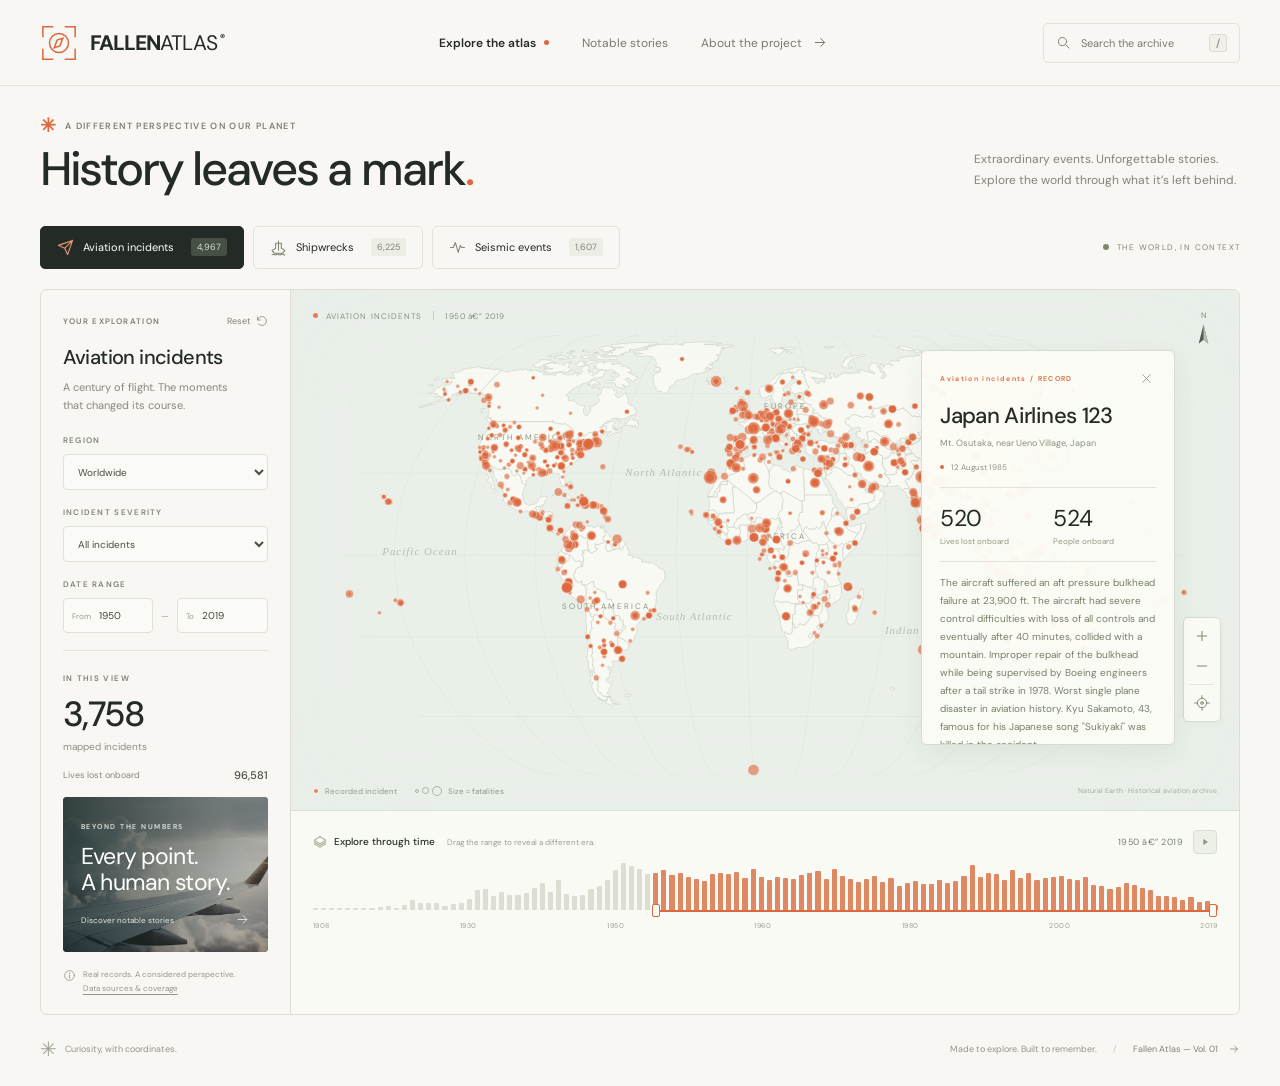
<file: index.html>
<!DOCTYPE html>
<html lang="en">
<head>
<meta charset="UTF-8"><meta name="viewport" content="width=device-width,initial-scale=1">
<meta name="theme-color" content="#f5f4ef"><meta name="description" content="Explore the marks history leaves behind. An interactive atlas of aviation incidents, shipwrecks, and the world's strongest earthquakes.">
<title>Fallen Atlas — History leaves a mark.</title>
<link rel="icon" type="image/svg+xml" href="assets/favicon.svg">
<link rel="stylesheet" href="styles.css">
</head>
<body>
<svg class="icon-library" xmlns="http://www.w3.org/2000/svg"><defs>
<symbol id="i-plane" viewBox="0 0 24 24"><path d="m22 2-7 20-4-9-9-4L22 2ZM11 13l11-11"/></symbol>
<symbol id="i-ship" viewBox="0 0 24 24"><path d="M12 3v13M8 6h8v7l5 3-3 4H6l-3-4 5-3V6ZM3 22c2-2 4 2 6 0s4 2 6 0 4 2 6 0"/></symbol>
<symbol id="i-quake" viewBox="0 0 24 24"><path d="M2 12h4l3-7 4 14 3-10 2 3h4"/></symbol>
<symbol id="i-arrow" viewBox="0 0 24 24"><path d="M5 12h14m-6-6 6 6-6 6"/></symbol>
<symbol id="i-search" viewBox="0 0 24 24"><circle cx="10.5" cy="10.5" r="6.5"/><path d="m16 16 5 5"/></symbol>
<symbol id="i-globe" viewBox="0 0 24 24"><circle cx="12" cy="12" r="9"/><ellipse cx="12" cy="12" rx="4" ry="9"/><path d="M3 12h18"/></symbol>
<symbol id="i-info" viewBox="0 0 24 24"><circle cx="12" cy="12" r="9"/><path d="M12 11v6m0-10v1"/></symbol>
<symbol id="i-reset" viewBox="0 0 24 24"><path d="M3 10a9 9 0 1 1 2 8M3 4v6h6"/></symbol>
<symbol id="i-plus" viewBox="0 0 24 24"><path d="M12 5v14M5 12h14"/></symbol>
<symbol id="i-minus" viewBox="0 0 24 24"><path d="M5 12h14"/></symbol>
<symbol id="i-close" viewBox="0 0 24 24"><path d="m6 6 12 12M18 6 6 18"/></symbol>
<symbol id="i-layers" viewBox="0 0 24 24"><path d="m12 3 10 6-10 6L2 9l10-6Zm-10 12 10 6 10-6M2 12l10 6 10-6"/></symbol>
<symbol id="i-target" viewBox="0 0 24 24"><circle cx="12" cy="12" r="7"/><circle cx="12" cy="12" r="2"/><path d="M12 1v4m0 14v4M1 12h4m14 0h4"/></symbol>
</defs></svg>
<header class="site-header">
<a class="brand" href="./" aria-label="Fallen Atlas home"><span class="brand-mark"><svg viewBox="0 0 40 40"><path d="M14 3H3v11M26 3h11v11M3 26v11h11M37 26v11H26"/><circle cx="20" cy="20" r="10"/><path d="m24 15-3 8-6 2 3-8Z"/></svg></span><span>FALLEN<span class="brand-light">ATLAS</span><span class="brand-dot">®</span></span></a>
<nav class="header-nav" aria-label="Main navigation"><a class="active" href="#explore">Explore the atlas <span></span></a><button id="stories-button">Notable stories</button><button id="about-button">About the project <svg class="icon"><use href="#i-arrow"/></svg></button></nav>
<button class="header-search" id="search-button" aria-label="Search the archive"><svg class="icon"><use href="#i-search"/></svg><span>Search the archive</span><kbd>/</kbd></button>
</header>
<main id="explore">
<section class="intro"><div><div class="eyebrow"><span class="small-cross">✳</span> A DIFFERENT PERSPECTIVE ON OUR PLANET</div><h1>History leaves a mark<span>.</span></h1></div><p>Extraordinary events. Unforgettable stories.<br>Explore the world through what it’s left behind.</p></section>
<div class="atlas-top"><div class="map-tabs" role="tablist" aria-label="Atlas layers"><button class="map-tab active" role="tab" aria-selected="true" data-mode="aviation"><svg class="icon"><use href="#i-plane"/></svg>Aviation incidents<span class="tab-count" id="air-count">—</span></button><button class="map-tab" role="tab" aria-selected="false" data-mode="wrecks"><svg class="icon"><use href="#i-ship"/></svg>Shipwrecks<span class="tab-count" id="wreck-count">—</span></button><button class="map-tab" role="tab" aria-selected="false" data-mode="earthquakes"><svg class="icon"><use href="#i-quake"/></svg>Seismic events<span class="tab-count" id="quake-count">—</span></button></div><span class="atlas-index"><span class="live-dot"></span> THE WORLD, IN CONTEXT</span></div>
<section class="workspace" aria-label="Interactive atlas">
<aside class="sidebar">
<div class="sidebar-heading"><span class="eyebrow">YOUR EXPLORATION</span><button id="reset-filters" class="text-button">Reset <svg class="icon"><use href="#i-reset"/></svg></button></div>
<h2 id="layer-title">Aviation incidents</h2><p class="layer-description" id="layer-description">A century of flight. The moments that changed its course.</p>
<div class="filter-field"><label for="region">REGION</label><select id="region"><option value="world">Worldwide</option><option value="northAmerica">North America</option><option value="southAmerica">South America</option><option value="europe">Europe</option><option value="africa">Africa</option><option value="asia">Asia</option><option value="oceania">Oceania</option></select></div>
<div class="filter-field"><label id="severity-label" for="severity">INCIDENT SEVERITY</label><select id="severity"><option value="all">All incidents</option><option value="fatal">Fatal incidents</option><option value="100">100+ fatalities</option><option value="300">300+ fatalities</option><option value="nonfatal">No fatalities reported</option></select></div>
<div class="filter-field date-filter"><label>DATE RANGE</label><div class="date-inputs"><div><span>From</span><input id="year-start" type="number" value="1950" min="1908" max="2019" aria-label="Start year"></div><span class="date-divider">—</span><div><span>To</span><input id="year-end" type="number" value="2019" min="1908" max="2019" aria-label="End year"></div></div><label class="checkbox-label" id="unknown-label" hidden><input type="checkbox" id="include-unknown" checked> Include undated wrecks</label></div>
<div class="overview"><span class="eyebrow">IN THIS VIEW</span><div class="stat-main"><strong id="visible-count">—</strong><span id="stat-main-label">mapped incidents</span></div><div class="stat-bottom"><span id="secondary-label">Lives lost onboard</span><strong id="secondary-value">—</strong></div></div>
<button class="story-promo" id="story-promo"><img src="assets/flight.jpg" alt="An aircraft wing above a sea of clouds"><span class="promo-shade"></span><span class="promo-content"><span class="eyebrow">BEYOND THE NUMBERS</span><strong>Every point.<br>A human story.</strong><span class="promo-link">Discover notable stories <svg class="icon"><use href="#i-arrow"/></svg></span></span></button>
<button class="source-note" id="sources-button"><svg class="icon"><use href="#i-info"/></svg><span>Real records. A considered perspective.<br><u>Data sources & coverage</u></span></button>
</aside>
<div class="map-column">
<div class="map-stage" id="map-stage">
<svg id="world-map" aria-label="Interactive world map. Drag to pan, scroll to zoom, and select a dot to explore a record." role="img" tabindex="0"><defs><pattern id="ocean-pattern" width="8" height="8" patternUnits="userSpaceOnUse"><circle cx="2" cy="2" r=".45" fill="#c9cfca" opacity=".4"/></pattern></defs><rect width="100%" height="100%" fill="url(#ocean-pattern)"/><g id="map-transform"><g id="graticule"></g><g id="countries"></g><g id="map-labels"></g><g id="markers"></g><g id="selected-marker"></g></g></svg>
<div class="map-title"><span class="live-dot"></span><span id="map-caption">AVIATION INCIDENTS</span><span class="map-title-divider"></span><span id="map-date">1950 — 2019</span></div>
<div class="map-tools"><button id="zoom-in" aria-label="Zoom in"><svg class="icon"><use href="#i-plus"/></svg></button><button id="zoom-out" aria-label="Zoom out"><svg class="icon"><use href="#i-minus"/></svg></button><span></span><button id="reset-view" aria-label="Reset world view"><svg class="icon"><use href="#i-target"/></svg></button></div>
<div class="compass" aria-hidden="true"><span>N</span><svg viewBox="0 0 36 36"><path d="m18 3 6 24-6-5-6 5Z" fill="#3d463e"/><path d="m18 3 6 24-6-5Z" fill="#aeb6ac"/></svg></div>
<div class="map-hint" id="map-hint"><svg class="icon"><use href="#i-target"/></svg> A point on the map. A story to uncover.</div>
<div class="map-tooltip" id="map-tooltip" role="status" hidden></div>
<div class="map-empty" id="map-empty" hidden><svg class="icon"><use href="#i-search"/></svg><strong>No records in this view</strong><p>Try a wider date range or another filter.</p><button id="empty-reset">Reset filters</button></div>
<article class="record-card" id="record-card" aria-label="Selected incident details" hidden></article>
<div class="map-bottom"><div class="map-legend"><span class="legend-dot"></span><span id="legend-title">Recorded incident</span><span class="legend-circles"><i></i><i></i><i></i></span><span id="legend-scale">Size = fatalities</span></div><div class="map-attribution">Natural Earth · <span id="map-source">Historical aviation archive</span></div></div>
</div>
<div class="timeline"><div class="timeline-heading"><div><svg class="icon"><use href="#i-layers"/></svg><strong>Explore through time</strong><span>Drag the range to reveal a different era.</span></div><div class="timeline-actions"><span id="timeline-range">1950 — 2019</span><button id="play-timeline" aria-label="Play timeline"><svg class="icon" viewBox="0 0 24 24"><path d="m8 5 11 7-11 7Z"/></svg></button></div></div><div class="histogram" id="histogram" aria-hidden="true"></div><div class="range-controls"><input type="range" id="range-start" min="1908" max="2019" value="1950" aria-label="Timeline start year"><input type="range" id="range-end" min="1908" max="2019" value="2019" aria-label="Timeline end year"></div><div class="timeline-ticks" id="timeline-ticks"></div></div>
</div>
</section>
<footer class="page-footer"><span><span class="footer-cross">✳</span> Curiosity, with coordinates.</span><span>Made to explore. Built to remember.<span class="footer-separator">/</span><button id="footer-about">Fallen Atlas — Vol. 01 <svg class="icon"><use href="#i-arrow"/></svg></button></span></footer>
</main>
<dialog id="search-dialog" class="search-dialog"><div class="dialog-top"><span class="eyebrow">SEARCH THE ARCHIVE</span><button class="close-dialog icon-button" aria-label="Close search"><svg class="icon"><use href="#i-close"/></svg></button></div><div class="search-field"><svg class="icon"><use href="#i-search"/></svg><input id="archive-search" type="search" placeholder="A place, a flight, a ship, a story…" autocomplete="off" aria-label="Search all records"></div><div class="search-meta" id="search-meta">Search across all three collections.</div><div id="search-results" class="search-results"></div></dialog>
<dialog id="info-dialog" class="info-dialog"><div class="dialog-top"><span class="eyebrow">THE WORLD, IN CONTEXT</span><button class="close-dialog icon-button" aria-label="Close information"><svg class="icon"><use href="#i-close"/></svg></button></div><div id="info-content"></div></dialog>
<div class="toast" id="toast" role="status" hidden></div>
<script src="assets/d3.min.js"></script><script src="data/world.js"></script><script src="data/aviation.js"></script><script src="data/wrecks.js"></script><script src="data/earthquakes.js"></script><script src="app.js"></script>
</body></html>
</file>
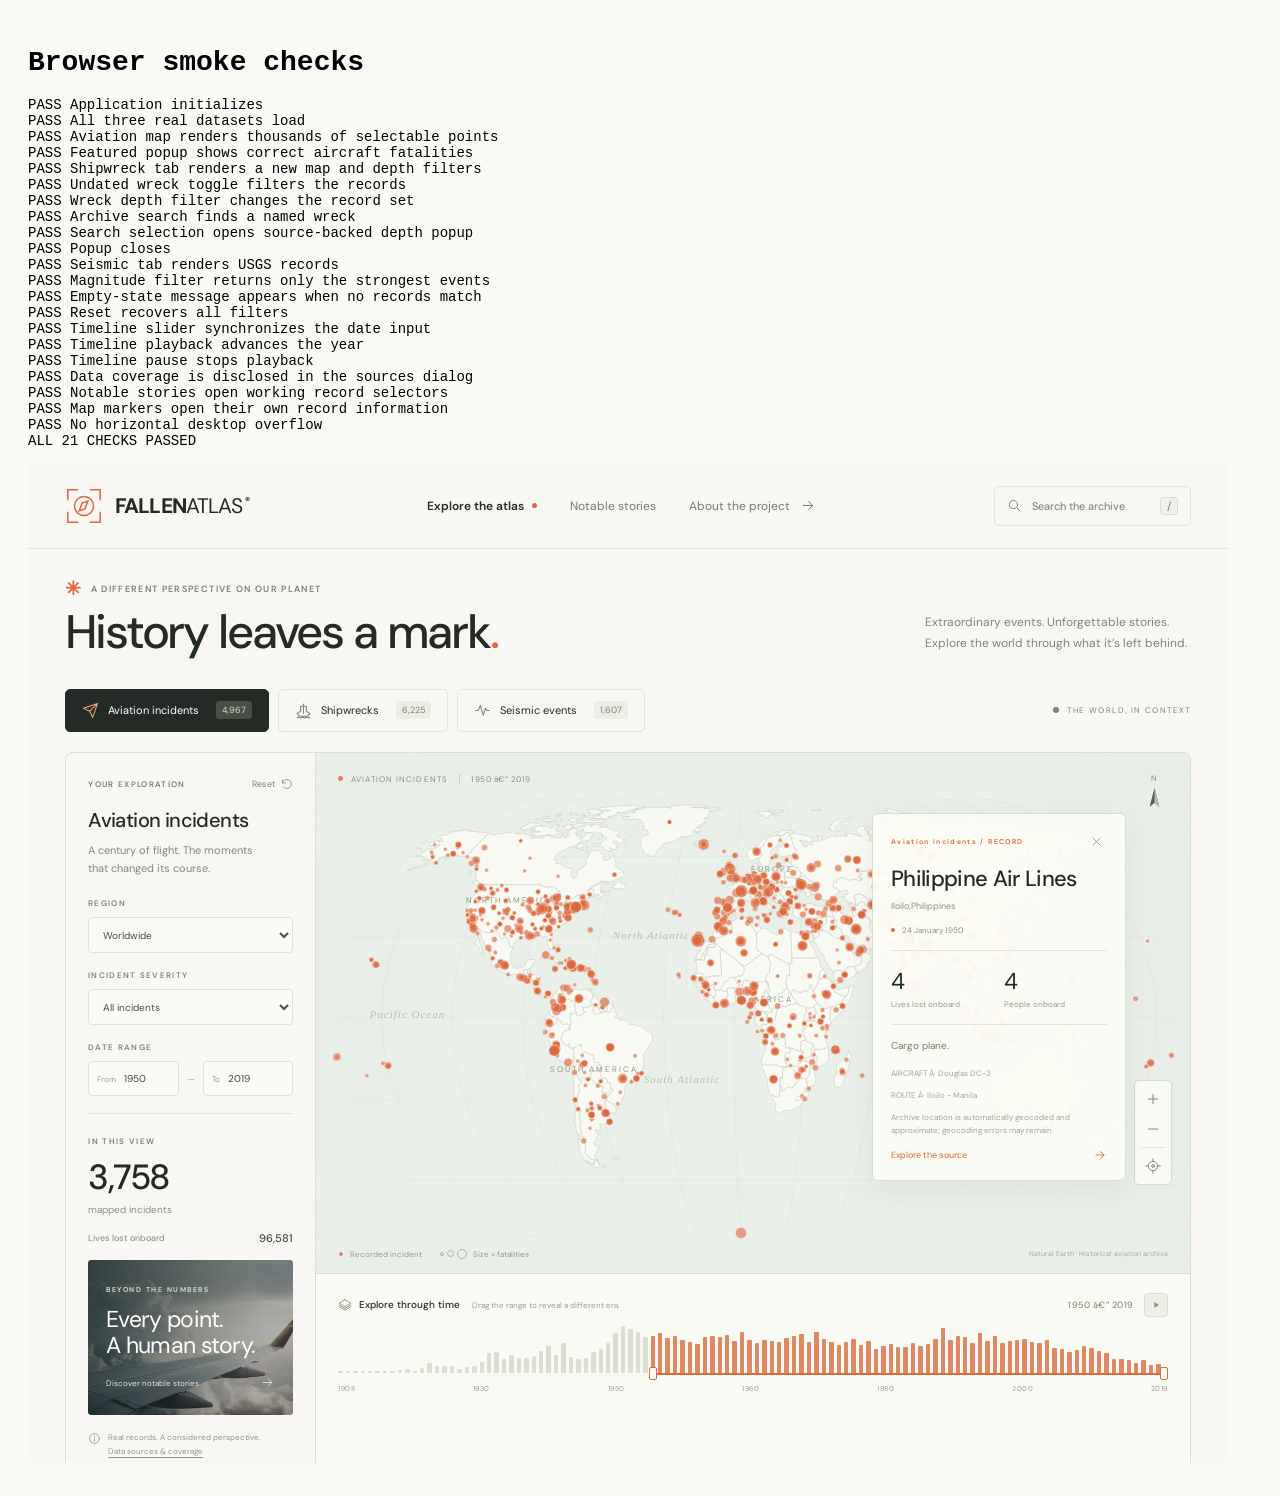
<file: tests/browser-results.html>
﻿<!DOCTYPE html>
<html lang="en"><head><meta charset="utf-8"><title>Fallen Atlas browser checks</title><style>body{font:14px monospace;padding:20px;background:#fafaf4}iframe{width:1200px;height:1000px;border:0}#report{white-space:pre-wrap}</style></head><body data-result="passed"><h1>Browser smoke checks</h1><pre id="report">PASS Application initializes
PASS All three real datasets load
PASS Aviation map renders thousands of selectable points
PASS Featured popup shows correct aircraft fatalities
PASS Shipwreck tab renders a new map and depth filters
PASS Undated wreck toggle filters the records
PASS Wreck depth filter changes the record set
PASS Archive search finds a named wreck
PASS Search selection opens source-backed depth popup
PASS Popup closes
PASS Seismic tab renders USGS records
PASS Magnitude filter returns only the strongest events
PASS Empty-state message appears when no records match
PASS Reset recovers all filters
PASS Timeline slider synchronizes the date input
PASS Timeline playback advances the year
PASS Timeline pause stops playback
PASS Data coverage is disclosed in the sources dialog
PASS Notable stories open working record selectors
PASS Map markers open their own record information
PASS No horizontal desktop overflow
ALL 21 CHECKS PASSED</pre><iframe id="site" src="../index.html"></iframe><script>
const results=[]; const check=(name,condition)=>{results.push((condition?'PASS':'FAIL')+' '+name); if(!condition) throw new Error(name);};const wait=ms=>new Promise(resolve=>setTimeout(resolve,ms));
document.getElementById('site').onload=async()=>{
try{
const w=document.getElementById('site').contentWindow,d=w.document,$=id=>d.getElementById(id),state=()=>w.FallenAtlas.getState();
check('Application initializes',!!w.FallenAtlas);
check('All three real datasets load',Object.values(w.FallenAtlas.getCounts()).every(n=>n>1000));
check('Aviation map renders thousands of selectable points',d.querySelectorAll('.marker').length>3000);
check('Featured popup shows correct aircraft fatalities',$('record-card').textContent.includes('520') && $('record-card').textContent.includes('Japan Airlines 123'));
d.querySelector('[data-mode="wrecks"]').click();
check('Shipwreck tab renders a new map and depth filters',state().mode==='wrecks' && $('severity-label').textContent==='WRECK DEPTH' && !$('unknown-label').hidden);
$('include-unknown').checked=false;$('include-unknown').dispatchEvent(new Event('change'));
check('Undated wreck toggle filters the records',state().filtered>0 && state().filtered<6225);
$('severity').value='deep';$('severity').dispatchEvent(new Event('change'));
check('Wreck depth filter changes the record set',state().filtered>0 && state().filtered<1000);
$('search-button').click();$('archive-search').value='RMS Titanic';$('archive-search').dispatchEvent(new Event('input'));
check('Archive search finds a named wreck',$('search-results').textContent.includes('RMS Titanic'));
$('search-results').querySelector('button').click();
check('Search selection opens source-backed depth popup',$('record-card').textContent.includes('3,800 m') && !$('record-card').hidden && !$('search-dialog').open);
$('close-record').click();check('Popup closes',$('record-card').hidden);
d.querySelector('[data-mode="earthquakes"]').click();
check('Seismic tab renders USGS records',state().mode==='earthquakes' && d.querySelectorAll('.marker').length>500);
$('severity').value='9';$('severity').dispatchEvent(new Event('change'));
check('Magnitude filter returns only the strongest events',state().filtered>0 && state().filtered<20);
$('region').value='africa';$('region').dispatchEvent(new Event('change'));
check('Empty-state message appears when no records match',!$('map-empty').hidden);
$('empty-reset').click();check('Reset recovers all filters',state().region==='world' && state().severity==='all' && $('map-empty').hidden);
$('range-start').value=2000;$('range-start').dispatchEvent(new Event('input'));
check('Timeline slider synchronizes the date input',state().start===2000 && $('year-start').value==='2000');
$('play-timeline').click();const before=state().end;await wait(500);
check('Timeline playback advances the year',state().end>before && state().playing);$('play-timeline').click();check('Timeline pause stops playback',!state().playing);
$('sources-button').click();check('Data coverage is disclosed in the sources dialog',$('info-dialog').open && $('info-content').textContent.includes('clearance') && $('info-content').textContent.includes('1900'));
$('info-dialog').close();$('stories-button').click();check('Notable stories open working record selectors',$('info-dialog').open && $('info-content').querySelectorAll('[data-record]').length>=5);
$('info-dialog').close();d.querySelector('[data-mode="aviation"]').click();
const point=d.querySelector('.marker');point.dispatchEvent(new MouseEvent('click',{bubbles:true}));check('Map markers open their own record information',!$('record-card').hidden);
check('No horizontal desktop overflow',d.documentElement.scrollWidth<=d.documentElement.clientWidth);
results.push('ALL '+results.length+' CHECKS PASSED');document.body.dataset.result='passed';
}catch(e){results.push('ERROR: '+e.message);document.body.dataset.result='failed';}
document.getElementById('report').textContent=results.join('\n');
};
</script></body></html>
</file>
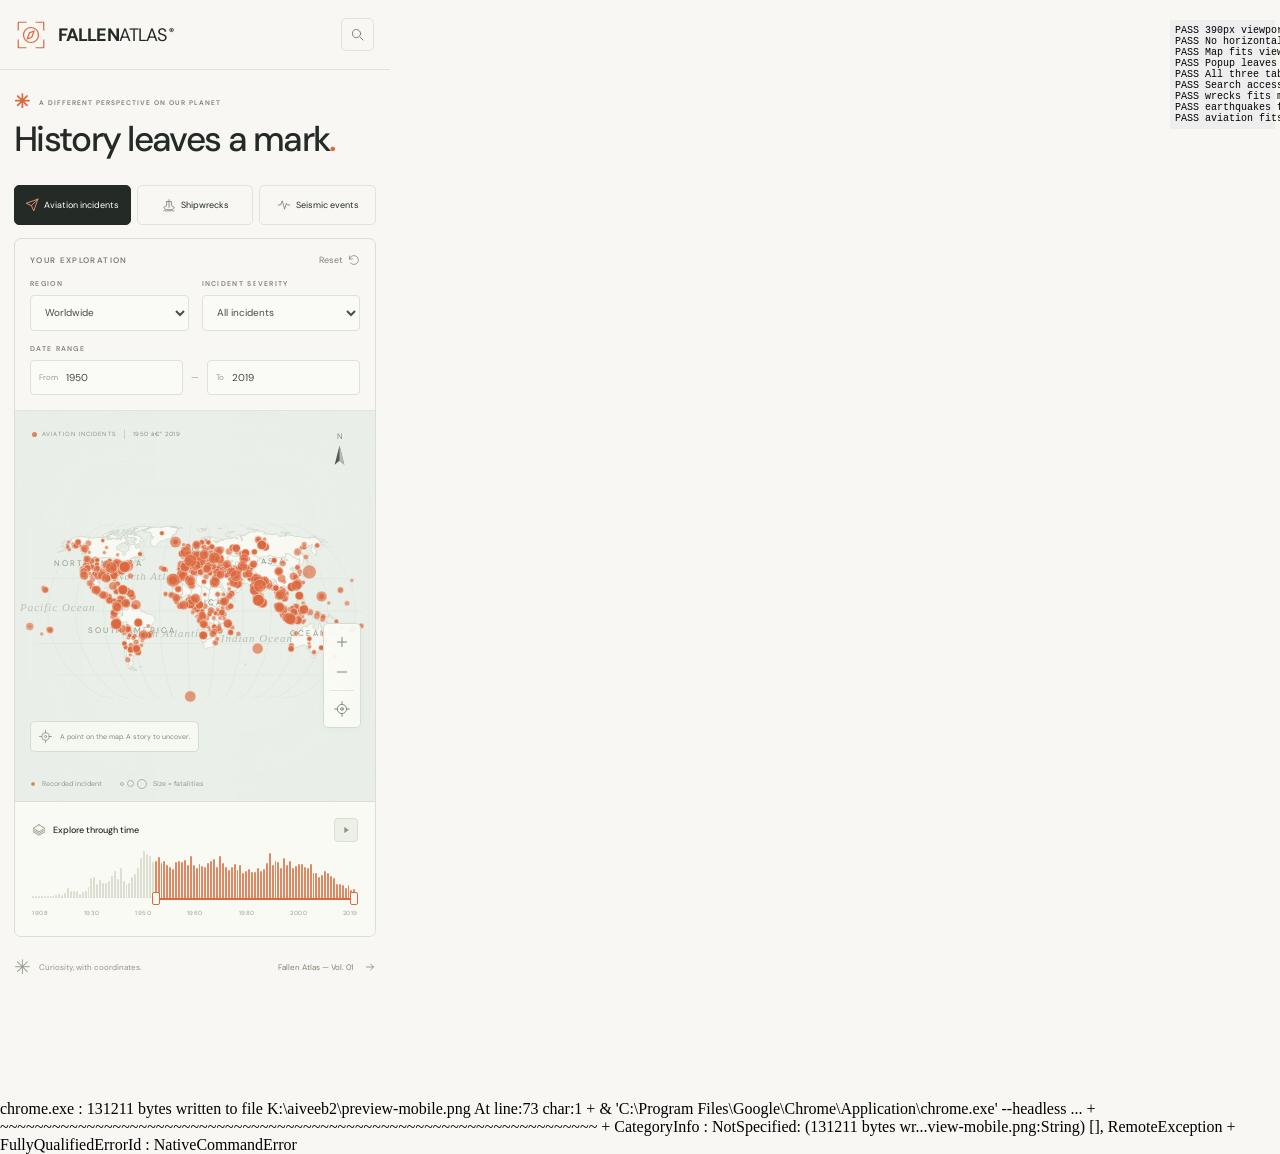
<file: tests/mobile-results.html>
﻿<!DOCTYPE html>
<html lang="en"><head><meta charset="utf-8"><title>Mobile layout check</title><style>body{margin:0;background:#f8f7f3}iframe{width:390px;height:1100px;border:0;display:block}#report{position:fixed;right:5px;top:10px;width:95px;font:10px monospace;background:#eee;padding:5px}</style></head><body data-result="passed"><iframe id="site" src="../index.html"></iframe><pre id="report">PASS 390px viewport
PASS No horizontal overflow
PASS Map fits viewport
PASS Popup leaves room for mobile map
PASS All three tabs visible
PASS Search accessible
PASS wrecks fits mobile
PASS earthquakes fits mobile
PASS aviation fits mobile</pre><script>document.getElementById('site').onload=()=>{const w=document.getElementById('site').contentWindow,d=w.document;const checks=[['390px viewport',w.innerWidth===390],['No horizontal overflow',d.documentElement.scrollWidth<=390],['Map fits viewport',d.getElementById('map-stage').getBoundingClientRect().right<=390],['Popup leaves room for mobile map',d.getElementById('record-card').hidden],['All three tabs visible',[...d.querySelectorAll('.map-tab')].every(x=>x.getBoundingClientRect().right<=390)],['Search accessible',d.getElementById('search-button').getBoundingClientRect().right<=390]];for(const mode of ['wrecks','earthquakes','aviation']){d.querySelector('[data-mode="'+mode+'"]').click();checks.push([mode+' fits mobile',d.documentElement.scrollWidth<=390]);}document.getElementById('report').textContent=checks.map(([n,v])=>(v?'PASS ':'FAIL ')+n).join('\n');document.body.dataset.result=checks.every(x=>x[1])?'passed':'failed';};</script></body></html>
chrome.exe : 131211 bytes written to file K:\aiveeb2\preview-mobile.png
At line:73 char:1
+ & 'C:\Program Files\Google\Chrome\Application\chrome.exe' --headless  ...
+ ~~~~~~~~~~~~~~~~~~~~~~~~~~~~~~~~~~~~~~~~~~~~~~~~~~~~~~~~~~~~~~~~~~~~~
    + CategoryInfo          : NotSpecified: (131211 bytes wr...view-mobile.png:String) [], RemoteException
    + FullyQualifiedErrorId : NativeCommandError
</file>
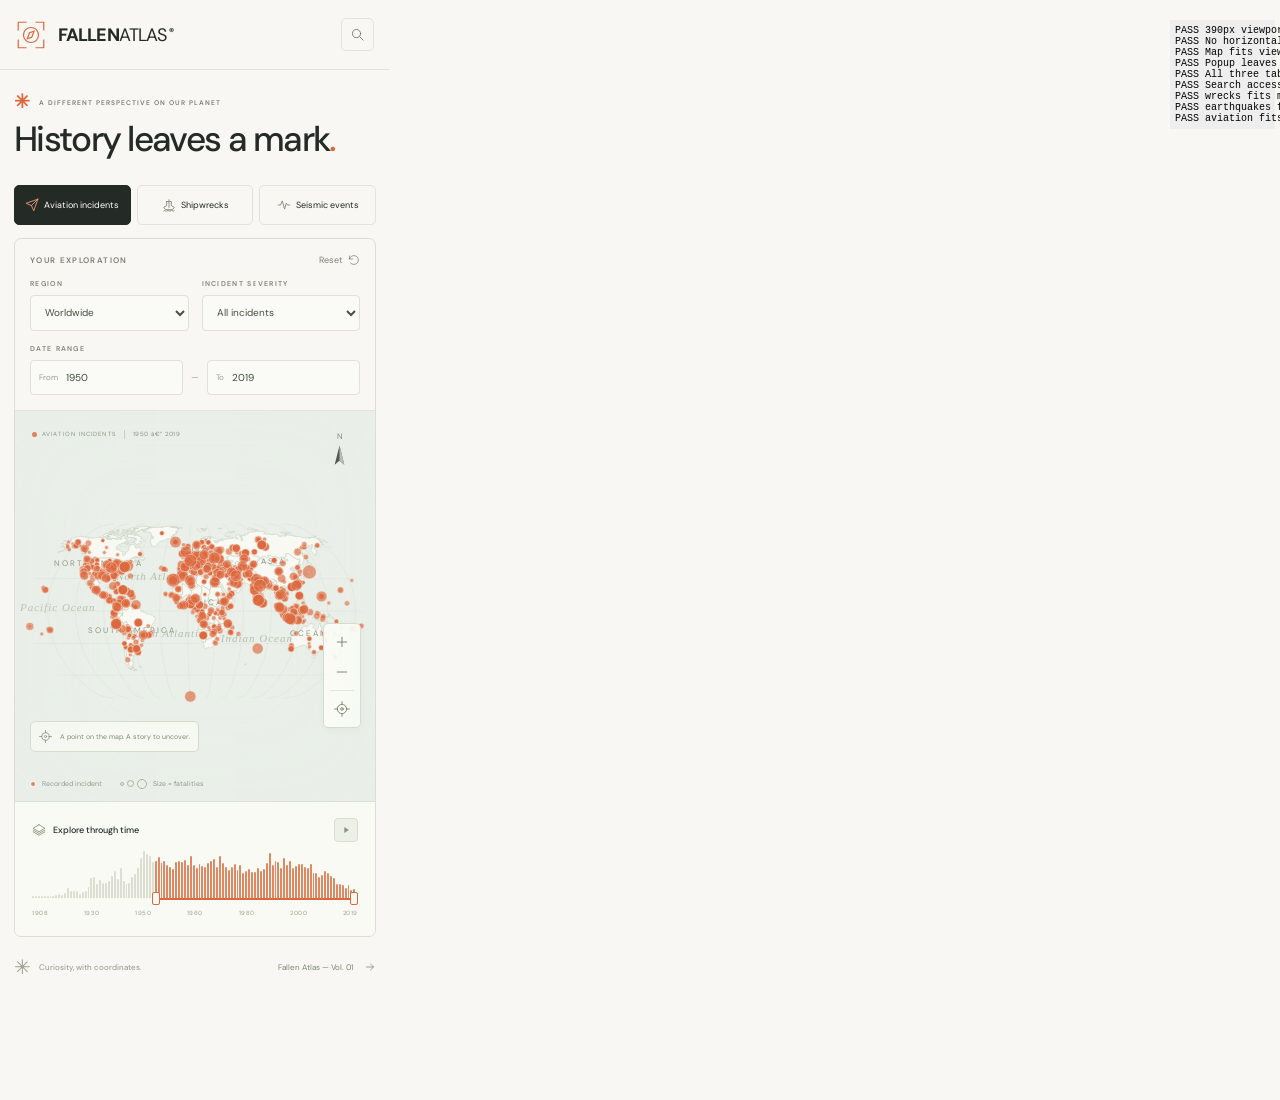
<file: tests/mobile.html>
<!doctype html><html lang="en"><meta charset="utf-8"><title>Mobile layout check</title><style>body{margin:0;background:#f8f7f3}iframe{width:390px;height:1100px;border:0;display:block}#report{position:fixed;right:5px;top:10px;width:95px;font:10px monospace;background:#eee;padding:5px}</style><iframe id="site" src="../index.html"></iframe><pre id="report">RUNNING</pre><script>document.getElementById('site').onload=()=>{const w=document.getElementById('site').contentWindow,d=w.document;const checks=[['390px viewport',w.innerWidth===390],['No horizontal overflow',d.documentElement.scrollWidth<=390],['Map fits viewport',d.getElementById('map-stage').getBoundingClientRect().right<=390],['Popup leaves room for mobile map',d.getElementById('record-card').hidden],['All three tabs visible',[...d.querySelectorAll('.map-tab')].every(x=>x.getBoundingClientRect().right<=390)],['Search accessible',d.getElementById('search-button').getBoundingClientRect().right<=390]];for(const mode of ['wrecks','earthquakes','aviation']){d.querySelector('[data-mode="'+mode+'"]').click();checks.push([mode+' fits mobile',d.documentElement.scrollWidth<=390]);}document.getElementById('report').textContent=checks.map(([n,v])=>(v?'PASS ':'FAIL ')+n).join('\n');document.body.dataset.result=checks.every(x=>x[1])?'passed':'failed';};</script></html>
</file>
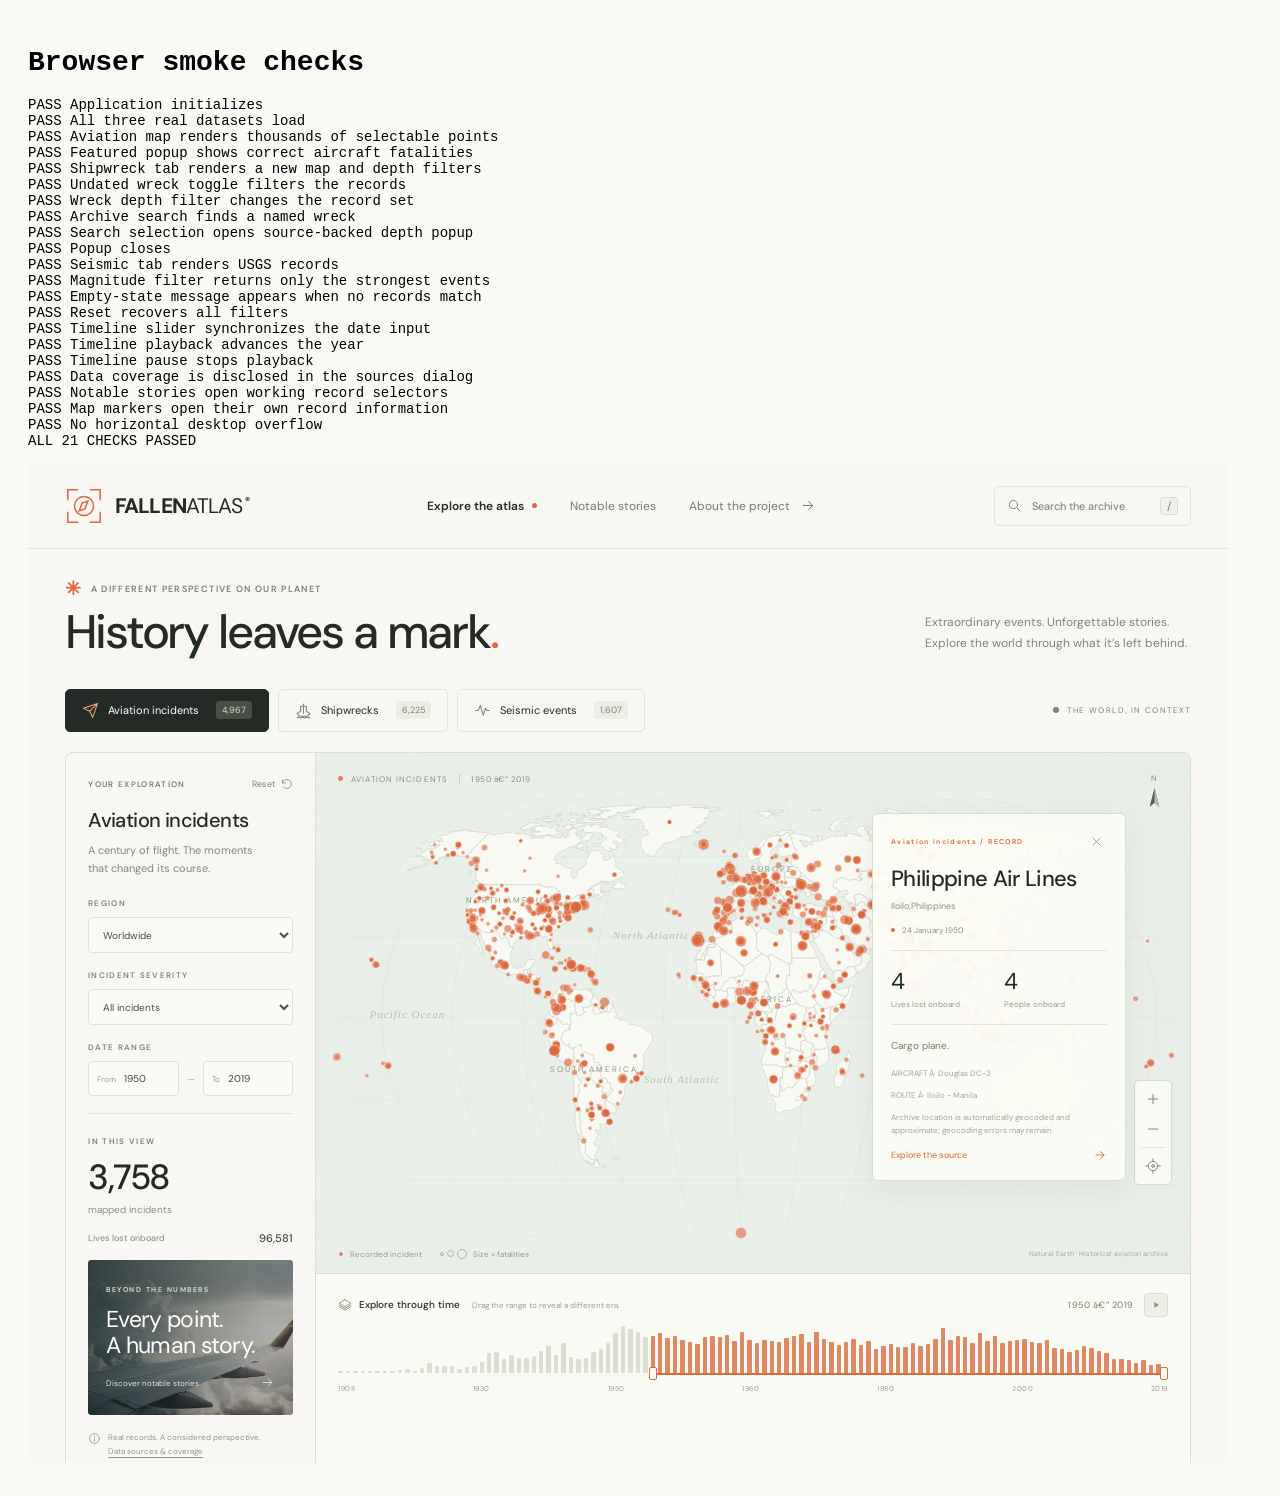
<file: tests/smoke.html>
<!doctype html><html lang="en"><meta charset="utf-8"><title>Fallen Atlas browser checks</title><style>body{font:14px monospace;padding:20px;background:#fafaf4}iframe{width:1200px;height:1000px;border:0}#report{white-space:pre-wrap}</style><h1>Browser smoke checks</h1><pre id="report">RUNNING</pre><iframe id="site" src="../index.html"></iframe><script>
const results=[]; const check=(name,condition)=>{results.push((condition?'PASS':'FAIL')+' '+name); if(!condition) throw new Error(name);};const wait=ms=>new Promise(resolve=>setTimeout(resolve,ms));
document.getElementById('site').onload=async()=>{
try{
const w=document.getElementById('site').contentWindow,d=w.document,$=id=>d.getElementById(id),state=()=>w.FallenAtlas.getState();
check('Application initializes',!!w.FallenAtlas);
check('All three real datasets load',Object.values(w.FallenAtlas.getCounts()).every(n=>n>1000));
check('Aviation map renders thousands of selectable points',d.querySelectorAll('.marker').length>3000);
check('Featured popup shows correct aircraft fatalities',$('record-card').textContent.includes('520') && $('record-card').textContent.includes('Japan Airlines 123'));
d.querySelector('[data-mode="wrecks"]').click();
check('Shipwreck tab renders a new map and depth filters',state().mode==='wrecks' && $('severity-label').textContent==='WRECK DEPTH' && !$('unknown-label').hidden);
$('include-unknown').checked=false;$('include-unknown').dispatchEvent(new Event('change'));
check('Undated wreck toggle filters the records',state().filtered>0 && state().filtered<6225);
$('severity').value='deep';$('severity').dispatchEvent(new Event('change'));
check('Wreck depth filter changes the record set',state().filtered>0 && state().filtered<1000);
$('search-button').click();$('archive-search').value='RMS Titanic';$('archive-search').dispatchEvent(new Event('input'));
check('Archive search finds a named wreck',$('search-results').textContent.includes('RMS Titanic'));
$('search-results').querySelector('button').click();
check('Search selection opens source-backed depth popup',$('record-card').textContent.includes('3,800 m') && !$('record-card').hidden && !$('search-dialog').open);
$('close-record').click();check('Popup closes',$('record-card').hidden);
d.querySelector('[data-mode="earthquakes"]').click();
check('Seismic tab renders USGS records',state().mode==='earthquakes' && d.querySelectorAll('.marker').length>500);
$('severity').value='9';$('severity').dispatchEvent(new Event('change'));
check('Magnitude filter returns only the strongest events',state().filtered>0 && state().filtered<20);
$('region').value='africa';$('region').dispatchEvent(new Event('change'));
check('Empty-state message appears when no records match',!$('map-empty').hidden);
$('empty-reset').click();check('Reset recovers all filters',state().region==='world' && state().severity==='all' && $('map-empty').hidden);
$('range-start').value=2000;$('range-start').dispatchEvent(new Event('input'));
check('Timeline slider synchronizes the date input',state().start===2000 && $('year-start').value==='2000');
$('play-timeline').click();const before=state().end;await wait(500);
check('Timeline playback advances the year',state().end>before && state().playing);$('play-timeline').click();check('Timeline pause stops playback',!state().playing);
$('sources-button').click();check('Data coverage is disclosed in the sources dialog',$('info-dialog').open && $('info-content').textContent.includes('clearance') && $('info-content').textContent.includes('1900'));
$('info-dialog').close();$('stories-button').click();check('Notable stories open working record selectors',$('info-dialog').open && $('info-content').querySelectorAll('[data-record]').length>=5);
$('info-dialog').close();d.querySelector('[data-mode="aviation"]').click();
const point=d.querySelector('.marker');point.dispatchEvent(new MouseEvent('click',{bubbles:true}));check('Map markers open their own record information',!$('record-card').hidden);
check('No horizontal desktop overflow',d.documentElement.scrollWidth<=d.documentElement.clientWidth);
results.push('ALL '+results.length+' CHECKS PASSED');document.body.dataset.result='passed';
}catch(e){results.push('ERROR: '+e.message);document.body.dataset.result='failed';}
document.getElementById('report').textContent=results.join('\n');
};
</script></html>
</file>
<file: styles.css>
@font-face{font-family:DM Sans;src:url(assets/dm-sans.woff2) format("woff2");font-weight:100 900;font-display:swap}
:root{--paper:#f8f7f3;--ink:#242b27;--muted:#858981;--line:#e2e3da;--accent:#dd683e;--accent-light:#f7e8de;--map:#eaf0e9;--font:"DM Sans","Segoe UI",sans-serif}
*{box-sizing:border-box}body{margin:0;background:var(--paper);color:var(--ink);font-family:var(--font);font-size:13px;-webkit-font-smoothing:antialiased}button,input,select{font:inherit}button,a,input,select{-webkit-tap-highlight-color:transparent}button{cursor:pointer}button{color:inherit}a{color:inherit;text-decoration:none}button{border:0;background:none}button:focus-visible,a:focus-visible,input:focus-visible,select:focus-visible,svg:focus-visible{outline:2px solid var(--accent);outline-offset:4px}button:disabled{opacity:.35;cursor:default}[hidden]{display:none!important}.icon-library{width:0;height:0;position:absolute}.icon{width:19px;height:19px;fill:none;stroke:currentColor;stroke-width:1.5;stroke-linecap:round;stroke-linejoin:round;flex-shrink:0}
.site-header{height:86px;padding:0 3.1%;display:flex;align-items:center;border-bottom:1px solid var(--line);gap:35px}.brand{display:flex;align-items:center;gap:12px;font-size:21px;font-weight:800;letter-spacing:-.9px;white-space:nowrap}.brand-light{font-weight:400}.brand-dot{font-size:10px;vertical-align:top;margin-left:3px;line-height:18px}.brand-mark{height:38px;width:38px;color:var(--accent)}.brand-mark svg{width:100%;height:100%;stroke:currentColor;stroke-width:1.6;fill:none}.header-nav{display:flex;align-items:center;gap:33px;margin:auto}.header-nav>a,.header-nav>button{font-size:12px;padding:12px 0;color:#767b73;white-space:nowrap}.header-nav .active{color:var(--ink);font-weight:600;display:flex;gap:8px;align-items:center}.header-nav .active span{width:5px;height:5px;background:var(--accent);border-radius:50%}.header-nav>button:last-child{display:flex;gap:10px;align-items:center}.header-nav .icon{width:16px}.header-search{display:flex;align-items:center;gap:10px;font-size:11px;padding:10px 12px;border:1px solid var(--line);border-radius:5px;color:#777d73}.header-search .icon{width:15px;height:15px}kbd{font:11px var(--font);margin-left:25px;border:1px solid #daddd3;border-radius:3px;width:18px;height:18px;display:grid;place-items:center;background:#f0f0e9}main{max-width:1800px;margin:auto;padding:0 3.1%}.intro{display:flex;justify-content:space-between;align-items:center;padding:34px 0 30px;gap:24px}.eyebrow{font-size:9px;font-weight:600;letter-spacing:1.35px;color:#7a8075}.intro .eyebrow{display:flex;align-items:center;gap:8px}.small-cross{font-size:19px;color:var(--accent);line-height:12px}h1{font-size:47px;font-weight:500;letter-spacing:-2.15px;margin:12px 0 0;line-height:1.1}h1>span{color:var(--accent)}.intro>p{font-size:12px;line-height:1.8;color:#818579;margin:25px 4px 0 0}.atlas-top{display:flex;align-items:center;justify-content:space-between;padding:0 0 20px}.map-tabs{display:flex;gap:9px}.map-tab{height:43px;padding:0 16px;border:1px solid var(--line);border-radius:5px;display:flex;align-items:center;gap:9px;font-size:11px;transition:.2s}.map-tab .icon{width:17px;height:17px;color:#818676}.map-tab:hover{background:#eaece3}.map-tab.active{background:var(--ink);border-color:var(--ink);color:#fff}.map-tab.active .icon{color:#f09c73}.tab-count{font-size:9px;background:#eceee5;color:#7c8276;padding:3px 6px;border-radius:3px;margin-left:8px;font-variant-numeric:tabular-nums}.active .tab-count{background:#465045;color:#d7decf}.atlas-index{display:flex;align-items:center;gap:8px;font-size:8px;letter-spacing:1.4px;color:#7f8577}.live-dot{display:inline-block;height:6px;width:6px;border-radius:50%;background:var(--accent);flex-shrink:0}.atlas-index .live-dot{background:#7a8a6a}
.workspace{display:grid;grid-template-columns:250px 1fr;border:1px solid #dcded5;border-radius:7px;overflow:hidden;min-height:656px;background:var(--paper)}.sidebar{padding:25px 22px 18px;border-right:1px solid #dcded5;display:flex;flex-direction:column}.sidebar-heading{display:flex;justify-content:space-between;align-items:center}.sidebar-heading .eyebrow{font-size:8px}.text-button{padding:0;color:#7e8478;font-size:9px;display:flex;align-items:center;gap:5px}.text-button .icon{width:12px;height:12px}.sidebar h2{font-size:20px;font-weight:500;letter-spacing:-.6px;margin:17px 0 8px}.layer-description{font-size:11px;color:#85897e;line-height:1.7;margin:0 0 20px;max-width:180px}.filter-field{margin:0 0 17px}.filter-field>label{display:block;font-size:8px;letter-spacing:1.3px;font-weight:600;margin-bottom:9px;color:#7f8677}select{width:100%;height:36px;background:#fafaf6;color:#485043;border:1px solid #dfe2d6;border-radius:4px;padding:0 10px;font-size:10px;cursor:pointer}.date-inputs{display:flex;align-items:center;gap:8px}.date-inputs>div{display:flex;align-items:center;border:1px solid #dfe2d6;background:#fafaf6;border-radius:4px;flex:1;min-width:0;padding:0 8px;height:35px}.date-inputs>div>span{font-size:8px;color:#9a9f91}.date-inputs input{width:100%;border:0;background:none;outline:0;font-size:10px;margin-left:6px;appearance:textfield;-moz-appearance:textfield;color:#404b3b;font-variant-numeric:tabular-nums}.date-inputs input::-webkit-inner-spin-button{appearance:none}.date-divider{font-size:9px;color:#a1a698}.filter-field .checkbox-label{display:flex;align-items:center;gap:5px;margin-top:12px;letter-spacing:0;font-size:9px;text-transform:none;font-weight:400}.checkbox-label input{accent-color:var(--accent);width:12px;height:12px}.overview{border-top:1px solid var(--line);padding:17px 0 15px}.overview .eyebrow{font-size:8px}.stat-main{display:flex;flex-direction:column;margin-top:8px}.stat-main strong{font-size:35px;font-weight:500;letter-spacing:-1.5px;line-height:1.25;font-variant-numeric:tabular-nums}.stat-main>span{font-size:10px;color:#8c9282;margin-top:3px}.stat-bottom{display:flex;justify-content:space-between;align-items:center;margin-top:15px;font-size:9px;color:#858b7c}.stat-bottom strong{color:#454e3d;font-size:11px;font-weight:500}.story-promo{position:relative;min-height:155px;width:100%;text-align:left;border-radius:4px;overflow:hidden;padding:18px;margin-top:auto;color:white;background:#53665e}.story-promo img{position:absolute;inset:0;width:100%;height:100%;object-fit:cover;object-position:center;filter:saturate(.35);transition:transform .6s}.story-promo:hover img{transform:scale(1.06)}.promo-shade{position:absolute;inset:0;background:linear-gradient(120deg,rgba(28,41,36,.8),rgba(28,41,36,.2))}.promo-content{position:relative;display:flex;flex-direction:column}.promo-content .eyebrow{color:#dce1d8;font-size:7px;letter-spacing:1.5px}.promo-content strong{font-size:23px;font-weight:400;letter-spacing:-.7px;line-height:1.14;margin:12px 0 17px}.promo-link{display:flex;justify-content:space-between;align-items:center;font-size:8px;color:#e1e5dc}.promo-link .icon{width:15px;height:15px}.source-note{display:flex;align-items:flex-start;gap:7px;text-align:left;font-size:8px;color:#939889;line-height:1.8;padding:15px 0 0}.source-note .icon{width:13px;height:13px;margin-top:2px}.source-note u{text-underline-offset:3px}
.map-column{display:flex;flex-direction:column;min-width:0}.map-stage{position:relative;background:var(--map);height:520px;overflow:hidden;isolation:isolate}.map-stage::after{content:"";position:absolute;inset:0;pointer-events:none;box-shadow:inset 0 0 100px #e6ebe65e}#world-map{display:block;width:100%;height:100%;cursor:grab;touch-action:none}#world-map:active{cursor:grabbing}.country{fill:#f8f9f3;stroke:#cbd3c5;stroke-width:.65;vector-effect:non-scaling-stroke}.country:hover{fill:#f0f2e8}.graticule-line{fill:none;stroke:#cdd6c9;stroke-width:.55;opacity:.48;vector-effect:non-scaling-stroke}.continent-label{font-family:var(--font);font-size:8px;letter-spacing:2px;fill:#8c9785;pointer-events:none;text-anchor:middle}.ocean-label{font-family:Georgia,serif;fill:#b3bfb0;font-size:11px;font-style:italic;letter-spacing:1px;pointer-events:none;text-anchor:middle}.marker{fill:var(--accent);stroke:#f7f6ef;stroke-width:.6;opacity:.65;cursor:pointer;transition:opacity .2s;vector-effect:non-scaling-stroke}.marker:hover{opacity:1;stroke:#242b27;stroke-width:1.5}.selection-ring{fill:none;stroke:var(--accent);stroke-width:1.2;vector-effect:non-scaling-stroke;pointer-events:none}.selection-dot{fill:var(--accent);stroke:#fff;stroke-width:2;vector-effect:non-scaling-stroke;pointer-events:none}.map-title{position:absolute;left:22px;top:21px;font-size:8px;color:#798575;letter-spacing:1.1px;display:flex;align-items:center;gap:8px;pointer-events:none}.map-title .live-dot{height:5px;width:5px}.map-title-divider{width:1px;height:9px;background:#c4cdbd;margin:0 3px}#map-date{letter-spacing:.5px}.map-tools{position:absolute;right:18px;bottom:88px;display:flex;flex-direction:column;background:rgba(252,253,247,.94);border:1px solid #d4dbcd;border-radius:5px;box-shadow:0 2px 7px #31472c09;padding:3px}.map-tools button{display:grid;place-items:center;width:30px;height:30px;border-radius:3px;color:#76816a}.map-tools button:hover{background:#e9eee4}.map-tools span{height:1px;margin:3px;background:#e0e5d9}.map-tools .icon{height:16px;width:16px}.compass{position:absolute;right:21px;top:20px;display:flex;align-items:center;flex-direction:column;font-size:8px;color:#6d7768;pointer-events:none}.compass svg{width:29px;height:29px;margin-top:2px}.map-hint{position:absolute;bottom:70px;left:50%;transform:translateX(-50%);display:flex;gap:8px;align-items:center;padding:9px 13px;border:1px solid #d4dccd;background:#f9faf3e8;border-radius:5px;font-size:9px;color:#7c8772;white-space:nowrap;pointer-events:none}.map-hint .icon{height:13px;width:13px}.map-bottom{position:absolute;bottom:0;left:0;right:0;display:flex;justify-content:space-between;align-items:center;padding:14px 22px;background:linear-gradient(transparent,#eaf0e9e8);pointer-events:none}.map-legend{display:flex;align-items:center;gap:6px;font-size:8px;color:#818d78}.legend-dot{width:6px;height:6px;border-radius:50%;background:var(--accent);border:1px solid #fff}.legend-circles{display:flex;align-items:center;gap:3px;margin-left:12px}.legend-circles i{border:1px solid #a1ae94;border-radius:50%;width:4px;height:4px}.legend-circles i:nth-child(2){width:7px;height:7px}.legend-circles i:nth-child(3){width:10px;height:10px}.map-attribution{font-size:7px;color:#96a08c}.map-tooltip{position:absolute;z-index:6;background:#283127;color:#f5f5ec;border-radius:4px;padding:10px 13px;max-width:240px;pointer-events:none;font-size:10px;box-shadow:0 3px 20px #35412b22}.map-tooltip small{display:block;color:#bcc4b5;margin-top:4px;font-size:8px}.map-empty{position:absolute;left:50%;top:45%;transform:translate(-50%,-50%);width:250px;text-align:center;padding:25px;background:#fafbf6ed;border:1px solid #d4dacd;border-radius:6px}.map-empty>.icon{width:25px;height:25px;margin-bottom:14px;color:#8d9a7e}.map-empty strong{display:block}.map-empty p{font-size:10px;color:var(--muted);line-height:1.6}.map-empty button{font-size:10px;color:var(--accent);border-bottom:1px solid var(--accent);padding:5px 0}
.record-card{position:absolute;z-index:5;right:64px;top:60px;width:254px;max-height:395px;overflow-y:auto;scrollbar-width:thin;background:#fcfcf6f5;border:1px solid #d6dcce;border-radius:6px;box-shadow:0 8px 25px #35402b12;padding:18px;animation:card-in .25s ease}.record-card .record-top{display:flex;justify-content:space-between;align-items:center}.record-top .eyebrow{font-size:7px;color:var(--accent)}.record-card .icon-button{width:20px;height:20px;display:grid;place-items:center;padding:0;color:#97a18d}.icon-button .icon{height:15px;width:15px}.record-card h3{font-size:22px;letter-spacing:-.65px;font-weight:500;line-height:1.2;margin:14px 0 7px}.record-location{font-size:9px;line-height:1.6;color:#89947e}.record-date{font-size:8px;color:#8d967f;display:flex;gap:7px;align-items:center;margin-top:12px}.record-date:before{content:"";width:4px;height:4px;background:var(--accent);border-radius:50%}.record-numbers{display:grid;grid-template-columns:1fr 1fr;gap:10px;padding:15px 0;border-top:1px solid #e1e5d8;border-bottom:1px solid #e1e5d8;margin:15px 0 12px}.record-numbers strong{display:block;font-size:23px;font-weight:400;letter-spacing:-.7px}.record-numbers span{font-size:8px;color:#929a86;display:block;margin-top:3px}.record-summary{font-size:10px;color:#75816a;line-height:1.8;margin:0 0 12px}.record-meta{display:flex;gap:10px;font-size:8px;line-height:1.7;color:#a0a693;margin-top:8px}.record-source{display:flex;align-items:center;justify-content:space-between;font-size:9px;color:var(--accent);padding-top:10px}.record-source .icon{width:14px;height:14px}.depth-vis{display:flex;gap:8px;align-items:center;font-size:8px;color:#789091;margin-bottom:12px}.depth-vis i{display:block;height:4px;flex:1;background:linear-gradient(90deg,#a8c4c6,#45777d);border-radius:2px}
.timeline{padding:19px 22px 14px;background:#fafaf5;border-top:1px solid #d9dfd2;flex:1;min-height:135px}.timeline-heading{display:flex;align-items:center;justify-content:space-between}.timeline-heading>div:first-child{display:flex;align-items:center;gap:7px}.timeline-heading .icon{color:#8b957e;width:14px;height:14px}.timeline-heading strong{font-size:10px;font-weight:500}.timeline-heading>div>span{color:#9a9f90;font-size:8px;margin-left:5px}.timeline-actions{display:flex;gap:10px;align-items:center}.timeline-actions #timeline-range{font-size:9px;color:#77836b;margin:0;letter-spacing:.5px}.timeline-actions button{width:24px;height:24px;display:grid;place-items:center;background:#edf0e7;border:1px solid #d9dfd0;border-radius:4px}.timeline-actions button .icon{width:10px;height:10px;fill:currentColor;stroke:none}.histogram{display:flex;align-items:flex-end;height:47px;gap:3px;margin-top:9px}.histogram .bar{flex:1;min-width:0;background:#dbded0;border-radius:1px 1px 0 0;height:var(--height);transition:background .15s}.histogram .bar.in-range{background:#de8864}.range-controls{position:relative;height:11px;margin-top:0;background:linear-gradient(var(--accent),var(--accent)) no-repeat;background-size:var(--range-width,62%) 2px;background-position:var(--range-left,38%) 0}.range-controls:before{content:"";position:absolute;left:0;right:0;top:0;height:1px;background:#d2d9c6;z-index:-1}.range-controls input{appearance:none;position:absolute;top:-6px;left:0;width:100%;height:13px;margin:0;background:transparent;pointer-events:none;outline:0}.range-controls input::-webkit-slider-thumb{appearance:none;width:8px;height:13px;background:#fafaf5;border:1.5px solid var(--accent);border-radius:2px;cursor:ew-resize;pointer-events:auto}.range-controls input::-moz-range-thumb{width:7px;height:12px;background:#fafaf5;border:1.5px solid var(--accent);border-radius:2px;pointer-events:auto}.timeline-ticks{display:flex;justify-content:space-between;font-size:7px;color:#98a18b;letter-spacing:.5px;font-variant-numeric:tabular-nums}.page-footer{padding:21px 0 24px;display:flex;justify-content:space-between;align-items:center;font-size:9px;color:#92978a}.page-footer>span{display:flex;align-items:center;gap:8px}.footer-cross{font-size:20px;color:#9aa18f}.footer-separator{margin:0 8px;color:#bec3b4}.page-footer button{display:flex;gap:10px;align-items:center;font-size:9px;color:#7f8774;padding:0}.page-footer .icon{width:12px;height:12px}
dialog{border:1px solid var(--line);background:var(--paper);border-radius:9px;color:var(--ink);padding:24px;box-shadow:0 25px 100px #15291938;max-width:calc(100% - 32px)}dialog::backdrop{background:#26372b55;backdrop-filter:blur(5px)}.dialog-top{display:flex;justify-content:space-between;align-items:center;gap:20px}.dialog-top>.icon-button{display:grid;place-items:center;width:26px;height:26px;border-radius:4px}.dialog-top>.icon-button:hover{background:#e5e8de}.search-dialog{width:620px}.search-field{display:flex;align-items:center;gap:12px;border-bottom:1px solid #d2d9c6;margin-top:15px;padding:16px 0}.search-field>.icon{color:var(--accent)}.search-field input{flex:1;min-width:0;border:0;outline:0;font-size:19px;background:none;color:var(--ink)}.search-field input::placeholder{color:#a0a596;font-size:17px}.search-meta{font-size:9px;color:#9ba28e;margin:14px 0}.search-results{max-height:430px;overflow:auto}.result-row{display:flex;gap:14px;width:100%;text-align:left;padding:14px 8px;border-bottom:1px solid #e2e5da;align-items:center;border-radius:4px}.result-row:hover{background:#ecefe4}.result-row>span:first-child{height:32px;width:32px;display:grid;place-items:center;flex-shrink:0;border:1px solid #d7dfc9;border-radius:4px;color:var(--accent)}.result-row .result-text{flex:1;min-width:0}.result-row strong{display:block;font-size:12px;font-weight:500}.result-row small{display:block;font-size:9px;color:#909a82;line-height:1.6;margin-top:4px}.result-row>.icon{width:15px;color:#a5ad9a}.info-dialog{width:670px;max-height:85vh;overflow:auto}.info-dialog h2{font-size:34px;letter-spacing:-1px;font-weight:500;margin:22px 0 15px}.info-dialog p{font-size:12px;line-height:1.9;color:#78836d}.info-dialog h3{font-size:15px;font-weight:500;margin:23px 0 8px}.info-dialog a{color:var(--accent);text-decoration:underline;text-underline-offset:3px}.info-dialog .coverage-tag{font-size:9px;display:inline-block;background:#e9edde;border:1px solid #d4ddc7;border-radius:4px;padding:5px 8px;color:#71805f}.info-dialog .story-list{margin-top:20px}.info-dialog .story-list .result-row{padding:18px 8px}.toast{position:fixed;bottom:22px;left:50%;transform:translateX(-50%);z-index:20;background:var(--ink);color:#fff;padding:12px 18px;border-radius:5px;font-size:11px;box-shadow:0 4px 20px #1b2e2922}.fatal-error{padding:40px;color:#a45336;background:#fff4eb}
@keyframes card-in{from{opacity:0;transform:translateY(8px)}to{opacity:1;transform:translateY(0)}}@media(min-width:1600px){.workspace{grid-template-columns:285px 1fr}.sidebar{padding:28px}.map-stage{height:610px}.sidebar h2{font-size:23px}.story-promo{min-height:185px}.intro{padding:42px 0 34px}h1{font-size:56px}.timeline{min-height:150px}.histogram{height:55px}}
@media(max-width:1150px){.site-header{gap:20px}.header-nav{gap:20px}.header-search>span{display:none}kbd{margin-left:4px}.workspace{grid-template-columns:218px 1fr}.sidebar{padding:22px 17px}.map-tab{padding:0 12px;gap:6px}.tab-count{margin-left:2px}.atlas-index{font-size:7px;letter-spacing:1px}.timeline-heading>div>span{display:none}.map-attribution{max-width:140px;text-align:right;line-height:1.5}.record-card{right:56px;width:225px}.map-hint{left:18px;transform:none}.header-nav>button:last-child{display:none}h1{font-size:42px}}
@media(max-width:800px){.site-header{height:70px}.brand{font-size:19px}.brand-mark{height:30px;width:30px}.header-nav{margin-left:auto;margin-right:0}.header-nav>button{display:none}.header-nav>a{font-size:10px}.header-search{padding:8px}.header-search kbd{display:none}.intro{padding:27px 0 25px}.intro>p{display:none}h1{font-size:39px}.intro .eyebrow{font-size:8px}.atlas-index{display:none}.map-tabs{width:100%;gap:6px}.map-tab{flex:1;justify-content:center;font-size:10px;padding:0 9px}.tab-count{display:none}.workspace{grid-template-columns:1fr}.sidebar{border-right:0;border-bottom:1px solid var(--line);display:grid;grid-template-columns:1fr 1fr 1fr;gap:10px 14px;padding:17px}.sidebar-heading{grid-column:1/-1}.sidebar h2,.layer-description,.story-promo,.overview,.source-note{display:none}.filter-field{margin:0}.filter-field>label{font-size:7px;margin-bottom:7px}.map-stage{height:490px}.map-title{left:17px;top:19px;font-size:7px}.record-card{width:226px;top:54px;right:54px;max-height:365px}.map-hint{bottom:56px;font-size:8px;padding:8px;left:15px}.map-tools{right:14px;bottom:73px}.map-bottom{padding:12px 15px}.page-footer>span:last-child{font-size:0}.page-footer>span:last-child>span{display:none}.page-footer button{font-size:8px}.timeline{padding:16px 17px}.histogram{gap:2px}}
@media(max-width:480px){main{padding:0 14px}.site-header{padding:0 16px}.header-nav{display:none}.header-search{margin-left:auto}.brand{font-size:18px}.intro{padding:26px 0}.intro .eyebrow{font-size:6.7px;letter-spacing:1px}h1{font-size:35px;letter-spacing:-1.7px}.atlas-top{padding-bottom:13px}.map-tab{font-size:9px;gap:5px;padding:0 6px;height:40px}.map-tab .icon{width:14px;height:14px}.sidebar{grid-template-columns:1fr 1fr;gap:13px;padding:15px}.sidebar-heading{grid-column:1/-1}.date-filter{grid-column:1/-1}.date-inputs>div{max-width:none}.map-stage{height:390px}.map-title{font-size:6px;gap:5px}.record-card{width:220px;right:48px;max-height:315px}.record-card h3{font-size:20px}.map-attribution{display:none}.map-hint{font-size:7px;bottom:49px}.map-legend{font-size:7px}.timeline-heading strong{font-size:9px}.timeline-actions #timeline-range{font-size:8px}.histogram{gap:1px}.timeline-ticks{font-size:6px}.page-footer{padding:17px 0;font-size:8px}.info-dialog h2{font-size:27px}.search-field input,.search-field input::placeholder{font-size:14px}dialog{padding:20px}.record-summary{font-size:9px}}
@media(prefers-reduced-motion:reduce){*,*:before,*:after{animation:none!important;transition:none!important;scroll-behavior:auto!important}}
</file>
